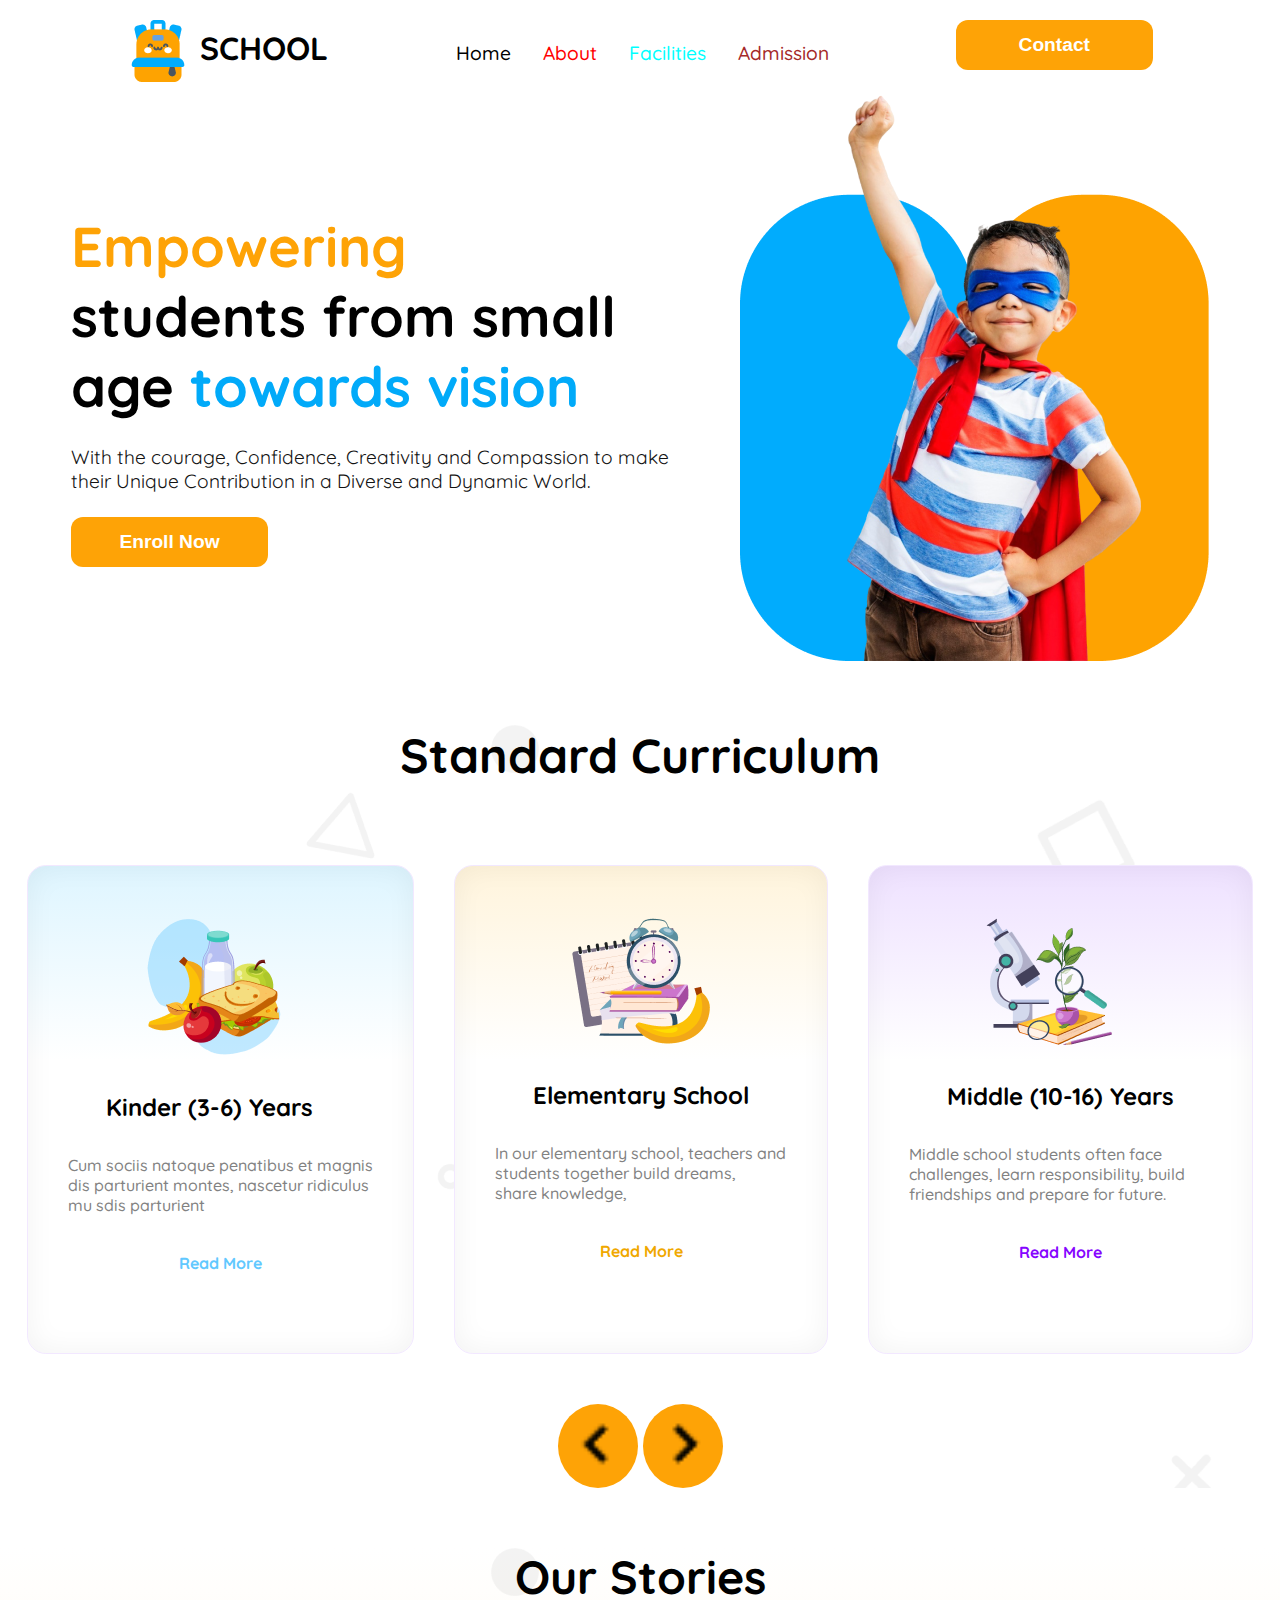
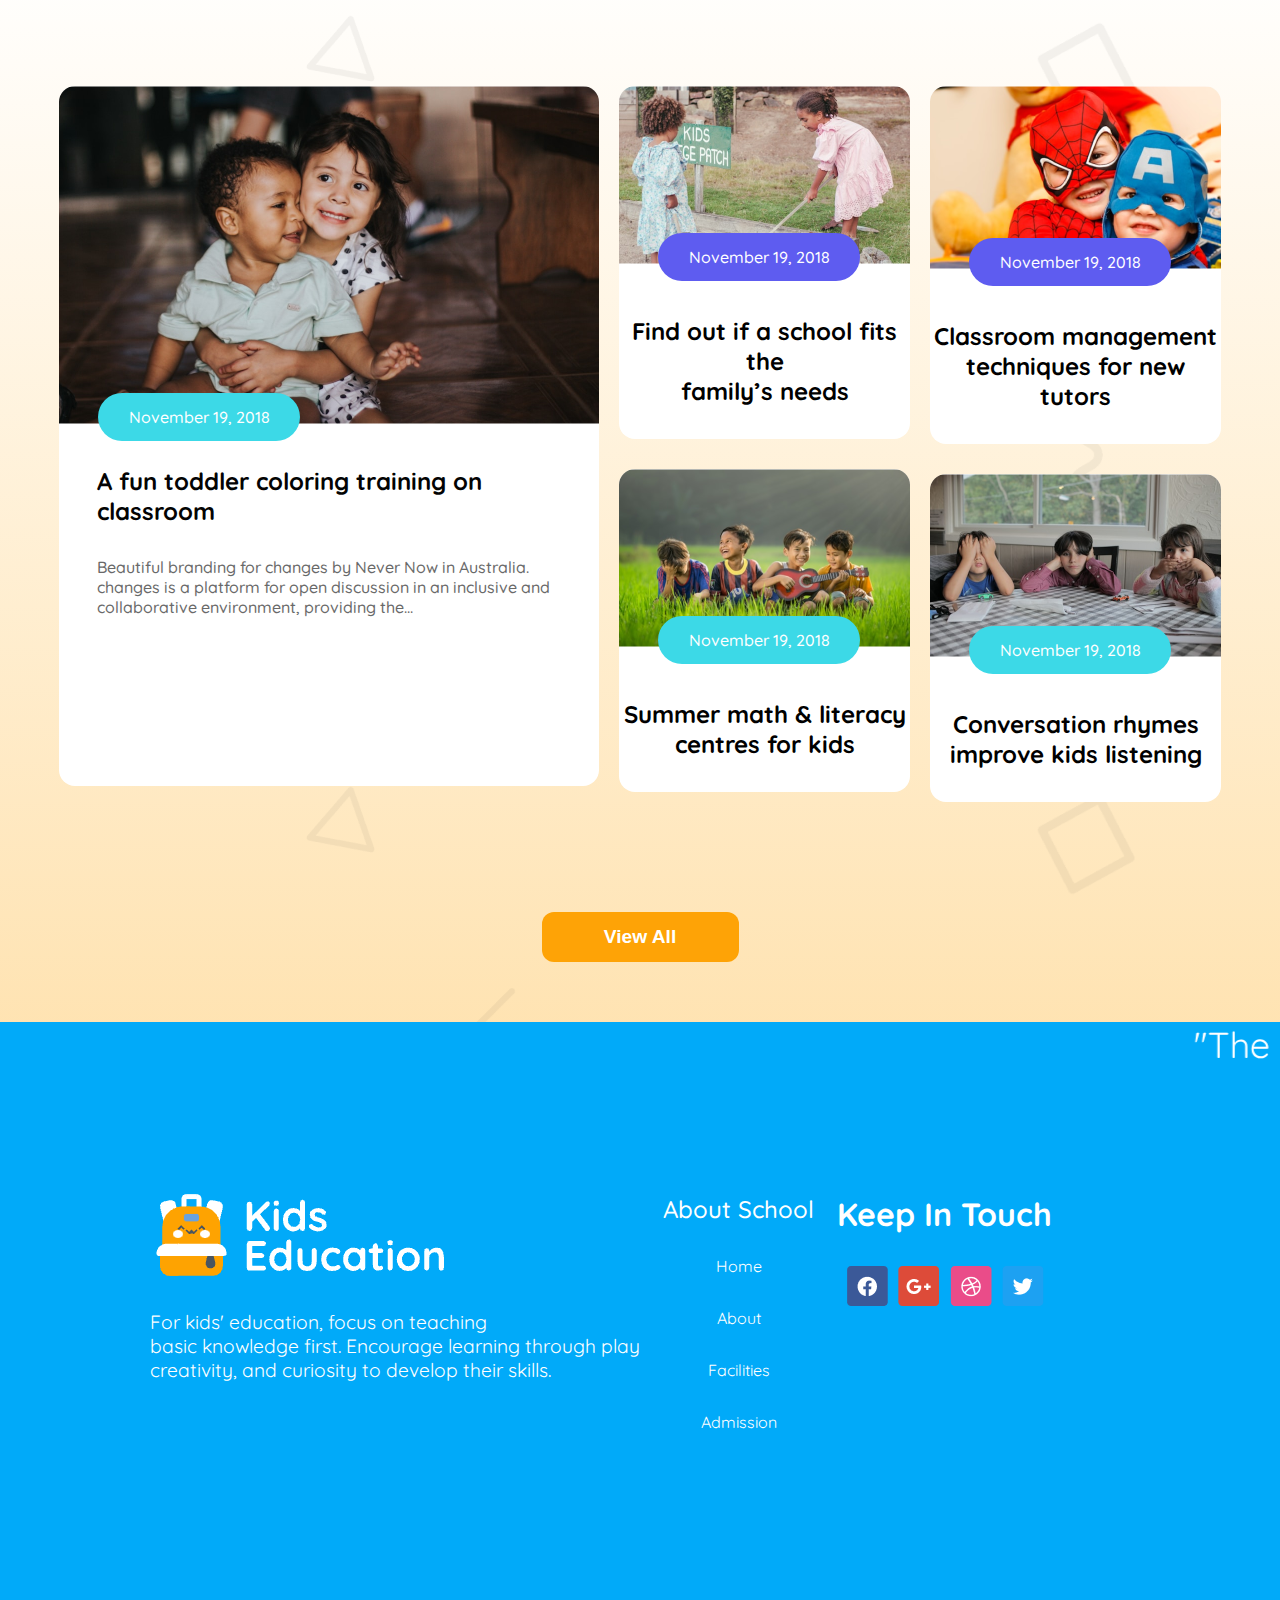
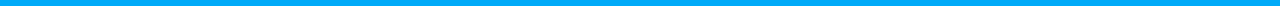
<file: index.html>
<!DOCTYPE html>
<html lang="en">
<head>
    <meta charset="UTF-8">
    <meta name="viewport" content="width=device-width, initial-scale=1.0">
    <title>Assiment-2</title>
    <link rel="stylesheet" href="style.css">
    <link rel="shortcut icon" href="./assets/fav.jpg" type="image/x-icon">
</head>
<body>
    <header class="">
        <!-- navbar start -->
        <div class="nav-container">
            <div class="icon-main">
                <div><img src="./assets/logo.png" alt=""></div>
                <p class="school">SCHOOL</p>
            </div>
            <ul>
                <li class="nab">Home</li>
                <li class="nab b">About</li>
                <li class="nab c">Facilities</li>
                <li class="nab d">Admission</li>
            </ul>
            <div>
                <button onclick="nam()" class="btn hovar">Contact</button>
            </div>
        </div>
        <!-- mobile screen nav -->
         <div class="mobile-container">
            <div>
                <img src="./assets/logo.png" alt="">
            </div>
            <div class="menu">
                <img src="[data-uri]"/>
            </div>
         </div>
         <hr class="hrr">
        <!-- navbar end -->
    </header>
    <main>
       <section class="">

         <!-- start banner -->
         <div class="banner-container">

            <div class="title-banner">
                <h1 class="banner-h"><span class="banner-title-color1">Empowering</span><br>
                    students from small <br> age <span class="banner-title-color2">towards vision</span></h1>
                    <p class="banner-p">With the courage, Confidence, Creativity and Compassion to make <br> their Unique Contribution in a Diverse and Dynamic World.</p>
                  <div class="btnn">  
                    <button onclick="nam()" class="button-1 btn hovar">Enroll Now</button>
                </div>
            </div>
            <div class="banner-img">
                <img src="./assets/hero-kids.png" alt="">
            </div>
         </div>

       </section>
        
         <!-- end banner -->


       <section class="Curriculum-bg">
        <!-- Start Standard Curriculum -->
         <h1 class="Curriculum-title">Standard Curriculum</h1>

        <div class="card-container">

            <div class="row row1">
                <img src="./assets/kinder.png" alt="">
                <h1 class="titles">Kinder (3-6) Years</h1>
                <p class="titles-p">Cum sociis natoque penatibus et magnis <br>
                    dis parturient montes, nascetur ridiculus <br>
                    mu sdis parturient</p>
                <p class="titles-pp">Read More</p>
            </div>

            <div class="row row2">
                <img src="./assets/elementary.png" alt="">
                <h1 class="titles">Elementary School</h1>
                <p class="titles-p">In our elementary school, teachers and <br> students together build dreams, <br> share knowledge,</p>
                <p class="titles-pp p2">Read More</p>
            </div>

            <div class="row">
                <img src="./assets/middle.png" alt="">
                <h1 class="titles">Middle (10-16) Years</h1>
                <p class="titles-p">Middle school students often face <br>
                    challenges, learn responsibility, build <br> friendships 
                    and prepare for future.</p>
                <p class="titles-pp p3">Read More</p>
            </div>


        </div>
        <!-- icon strt -->
        <div class="icon-container">
            <div class="aa">
                <img src="[data-uri]"/>
            </div>
            <div class="aa">
                <img src="[data-uri]"/>
            </div>
        </div>
       </section>


        <!-- start Our Stories -->

       <section class="section1">
        <div>
            <h1 class="story-title">Our Stories</h1>
        </div>

       <div class="container">
       
        <div class="first-colomn">
            <img src="./assets/story-1.png" alt="">
            <p class="first-p">November 19, 2018</p>
            <h1 class="first-h">A fun toddler coloring training on <br>
                classroom</h1>
            <p class="last-p">Beautiful branding for changes by Never Now in Australia. <br>
                changes is a platform for open discussion in an inclusive and <br>
                collaborative environment, providing the...</p>
        </div>
        <!-- 1st div end -->
         <div class="secnd">

            <div class="grid-1 a">
                <img src="./assets/story-2.png" alt="">
                <p class="first-p clr">November 19, 2018</p>
                <h2 class="grid-h2">Find out if a school fits the <br>
                    family’s needs</h2>
             </div>

             <div class="grid-1 a">
                <img src="./assets/story-3.png" alt="">
                <p class="first-p ">November 19, 2018</p>
                <h2 class="grid-h2">Summer math & literacy <br>
                    centres for kids</h2>
             </div>

         </div>

         <div class="secnd">

            <div class="grid-1 a">
                <img src="./assets/story-4.png" alt="">
                <p class="first-p clr">November 19, 2018</p>
                <h2 class="grid-h2">Classroom management <br>
                    techniques for new tutors</h2>
             </div>
 
             <div class="grid-1 a">
                <img src="./assets/story-5.png" alt="">
                <p class="first-p">November 19, 2018</p>
                <h2 class="grid-h2">Conversation rhymes <br>
                    improve kids listening</h2>
             </div>

         </div>
       </div>
                <div class="view">
                    <button onclick="nam()" class="btn hovar">View All</button>
                </div>
       </section>
       <!-- end Our Stories -->
    </main>

    <footer class="">
        <div class="marque">
            <marquee style="font-size: 36px; color: white;"scrollamount="10" behavior="" loop="3" direction="left" >"The responsibility for children is ours"</marquee>
        </div>

        <div class="footter-container">
            <div class="st-row">
                <div class="footer-titel">
                    <div><img src="./assets/footer.png" alt=""></div>
                    <!-- <h1 class="hh">Kids <br>
                        Education</h1> -->
                </div>
                <p class="pp">For kids' education, focus on teaching<br> basic knowledge first. Encourage learning through play<br> creativity, and curiosity to develop their skills.</p>
            </div>
            <div class="nd-row">
                <ul class="footer-ul">
                    <li class="about">About School</li>
                    <li>Home</li>
                    <li>About</li>
                    <li>Facilities</li>
                    <li>Admission</li>
                </ul>
                
            </div>
            <div class="rd-row">
                <h1 class="last-h">Keep In Touch</h1>
                <div class="last-icon">
                    <div class="im">
                        <a href="https://www.facebook.com/MDXhawon1" target="_blank"><img src="./assets/fb.png" alt=""></a>
                    </div>
                    <div class="im">
                        <a href="https://www.google.co.uk/" target="_blank"><img src="./assets/google+.png" alt=""></a>          
                    </div>
                    <div class="im">
                        <a href="https://youtu.be/A2LuXWNpQoA?si=RaZhYOaYUfND1qu0" target="_blank"><img src="./assets/dribble.png" alt=""></a> 
                    </div>
                    <div class="im">
                        <a href="https://youtu.be/E6tPkgnJFec?si=2Ib86r5KMIsjdsk3" target="_blank"><img src="./assets/twitter.png" alt=""></a>                  
                    </div>

                </div>
            </div>
        </div>
    </footer>

    <!-- alert strt -->
    <script>
        function nam() {
            alert("This Isn't Dynamic Page");
        }
    </script>


    <!-- alert end -->
</body>
</html>
</file>
<file: style.css>
@import url('https://fonts.googleapis.com/css2?family=Quicksand:wght@300..700&display=swap');

.quicksand> {
    font-family: "Quicksand", serif;
    font-optical-sizing: auto;
    font-weight: 400;
    font-style: normal;
  }
*{
    margin: 0;
    padding: 0;
}
 body{
    font-family: Quicksand;
 } 

 /* strt share style */
 .nab{
    font-size: 1.2rem;
    font-weight: 500;
 }
.a{
    color: blue;
}
.b{
    color: red;
}
.c{
    color: aqua;
}
.d{
    color: brown;
}
.titles-p{
    font-weight: 500;
    font-size: 1rem;
    color: hsla(0,0%,51%,1);
    margin: 0px 40px 38px 40px;
}
.titles-pp{
    font-size: 1rem;
    font-weight: 700;
    color: hsla(201,100%,69%,1);
    text-align: center;
    margin-bottom: 80px;
}
.p2{
    color: hsla(42,100%,47%,1);
}
.p3{
    color: hsla(271,100%,51%,1);
}
.hovar:hover{
    background-color: rgb(99, 196, 164);
    color: black;
    transition: 1s;
}
/* end share style */




/* navbar start */
.icon-main{
    display: flex;
    gap: 11px;
}
ul{
    display: flex;
    gap: 32px;
    list-style: none;
}
.nav-container{
    display: flex;
   justify-content: space-evenly;
    margin-top: 20px;
   
}
.school{
    font-weight: 700;
    font-size: 2rem;
    margin-top: 8px;
    align-items: center;
}
.btn{
    background-color: hsla(38,99%,51%,1);
    padding: 10px;
    width: 197px;
    height: 50px;
    border: none;
    border-radius: 12px;
    color: white;
    font-size: 1.2rem;
    font-weight: 600;
}
.hrr{
    display: none;
}
.mobile-container{
    display: none;
}


ul{
   align-items: center;
}
/* navbar end */


/* start banner */
.banner-container{
    display: flex;
    /* gap: 500px; */
    /* margin: 24px 180px 50px 180px; */
    justify-content: space-evenly;
   
}
.title-banner{
    margin-top: 125px;
}
.banner-h{
    font-size: 3.5rem;
    font-weight: 700;
}
.banner-p{
    font-weight: 400;
    font-size: 1.2rem;
    color: hsla(0,0%,7%,1);
    margin-top: 1.5rem;
    margin-bottom: 1.5rem;
}
.banner-title-color1{
    color: hsla(38,99%,51%,1);
}
.banner-title-color2{
    color: hsla(199,99%,49%,1);
}
/* banner end */

/* Start Standard Curriculum */

.Curriculum-bg{
   background-image: url("./assets/bg.png");
}
.Curriculum-title{
    font-size: 3rem;
    font-weight: 700;
    text-align: center;
    margin-bottom: 80px;
    margin-top: 60px;
}

.card-container{
    display: flex;
    gap: 40px;
    justify-content: center;
    /* margin-left: 320px;
    margin-right: 220px; */
    margin-bottom: 50px;
}
.row{
    /* width: 367px;
    height: 476px; */
    border: 1px solid rgb(242, 232, 255);
    border-radius: 18.86px;
    box-shadow: inset 0px 0px 28.3px 0.94px rgba(0, 0, 0, 0.05);
    background: linear-gradient(180.00deg, rgb(238, 225, 255),rgba(255, 255, 255, 0) 40%),rgb(255, 255, 255);
}
.row1{
    box-shadow: inset 0px 0px 28.3px 0.94px rgba(0, 0, 0, 0.05);
    background: linear-gradient(180.00deg, rgb(222, 245, 255),rgba(255, 255, 255, 0) 40%),rgb(255, 255, 255); 
}
.row2{
    box-shadow: inset 0px 0px 28.3px 0.94px rgba(0, 0, 0, 0.05);
background: linear-gradient(180.00deg, rgb(255, 244, 220),rgba(255, 255, 255, 0) 40%),rgb(255, 255, 255);
}
.row img{
    margin: 52px 117px 32px 117px;
}
.titles{
    font-size: 1.5rem;
    font-weight: 700;
    margin-bottom: 33px;
    margin: 0px 78px 33px 78px;
}
/* icon strt */
.icon-container{
    display: flex;
    justify-content: center;
    gap: 5px;
    margin-bottom: 60px;
}
.aa{
    width: 80px;
    background-color: hsla(38,99%,51%,1);
    border-radius: 50%;

}
.aa img{
    width: 100%;
    
}
/* start Our Stories */
.section1{
    background-position: center;
    background: url(./assets/bg.png),linear-gradient(0.00deg, rgba(254, 163, 1, 0.3),rgba(255, 255, 255, 0.3) 100%);
}
.story-title{
    margin-top: 60px;
    margin-bottom: 80px;
    text-align: center;
    font-weight: 700;
    font-size: 2.9rem;
}
.first-colomn{
    max-width: 540px;
    border-radius: 16px;
    background-color: white;
    height: 700px;
  
}
.first-colomn img{
    border-radius: 16px 16px 0px 0px;
}
.first-p{
    background-color: hsla(185,78%,57%,1);
    border-radius: 48px;
    padding: 14px;
    text-align: center;
    font-weight: 500;
    font-size: 1rem;
    max-width: 174px;
    position: relative;
    left: 39px;
    top: -35px;
    color: white;
}

.first-h{
    font-size: 1.5rem;
    font-weight: 700;
    color: hsla(0,0%,1%,1);
    margin-left: 38px;
    margin-bottom: 31px;
    margin-top: -10px;
}
.last-p{
    font-size: 1rem;
    font-weight: 500;
    margin-left: 38px;
    color: hsla(0,0%,41%,1);
    padding-bottom: 34px;
}

.container{
    display: flex;
    justify-content: center;
    gap: 20px;
}
/* first card end */
.grid-1{
    width: 291px;
    background-color: white;
    border-radius: 0px 0px 16px 16px;
}
.grid-1 img{
   border-radius:  16px 16px 0px 0px;
}
.grid-h2{
    text-align: center;
    font-weight: 700;
    padding-top: -33px;
    padding-bottom: 33px;
    color: black;
}
.clr{
 
    background-color: hsla(241,83%,65%,1);
}
.view{
    display: flex;
    justify-content: center;
    padding-bottom: 60px;
    margin-top: 80px;
}
.a{
    margin-bottom: 30px;    border-radius: 16px;
}
/* end Our Stories */


/* start footer */
footer{
    background-color: hsla(199,99%,49%,1);
}
.footter-container{
    display: flex;
    justify-content: space-between;
    margin-left: 150px;
    margin-right: 228px;
    padding-top: 123px;
    padding-bottom: 174px;
}

.footer-titel{
    display: flex;
    gap: 11px;
}
.last-icon{
    display: flex;
}
.hh{
    margin-bottom: 23px;
    color: white;
}
.pp{
    color: hsla(0,0%,101%,1);
    font-size: 1.2rem;
    margin-top: 30px;
    color: hsla(0,0%,101%,1);
}
.footer-ul{
    flex-direction: column;
    color: white;
}
.last-h{
    margin-bottom: 32px;
    color: white;
}
.im{
    margin-left: 10px;
}
.about{
    font-size: 1.5rem;
    font-weight: 500;
}

.none{
    display: none;
}

/* strt 576px size */

@media screen and (max-width:576px) {
    /* footer strt */
    /* .marque{
        display: none;
    } */
    .last-icon{
        align-items: start;
    }
    .footter-container{
        flex-direction: column;
        margin-left: 20px;
        height: 900px;
        
    }
    .footer-ul{
        margin-top: 50px;
        align-items: start;
    }
    .rd-row{
    margin-top: 50px;
    }
    /* Start Standard Curriculum */
    .icon-container{
        display: none;
    }
    .titles{
        margin-bottom: 10px;
    }
    .row{
        width: 357px;
    }
    .card-container{
        flex-direction: column;
        margin-right: 0px;
        margin-left: 0px;
        align-items: center;
    }

   /* nav */

     .nav-container{
        display: none;
       
     }
     .hrr{
        display: block;
        border: 0.5px solid rgb(254, 163, 1);
        
     }
     .mobile-container{
        display: flex;
        justify-content: space-between;
        margin-bottom: 12px;
     }
     .menu{
        
        width: 50px;
     }
     .menu img{
        width: 100%;
        padding-top: 5px;
     }
     /* navbar end */

     /* strt banner */
     .banner-container{
        flex-direction: column-reverse;
        margin: 0px;
        gap: 20px;
        align-items: center;
        
     }
    
     .title-banner{
        margin-top: 10px;
        align-items: center;
      
    }
    .Curriculum-title{
        font-size: 1.5rem;
    }

    .banner-img{
        max-width: 300px;
        display: flex;
    }
    .banner-img img{
        width: 100%;
    }
    
    .banner-h{
        font-size: 2rem;
        text-align: center;
    }
    .banner-p{
        font-size: 0.9rem;
        text-align: center;
    }
    .btnn{
        display: grid;
    }
    .button-1{
       margin: auto;
       background-color: rgb(214, 201, 11);
    }
    /* our stry */
    .first-colomn{
        display: none;
    }

    .first-p{
        max-width: 100px;
        height: 10px;
        padding: 15px;
        font-weight: 400;
        position: relative;
        left: 20px;
        top: -20px;
        font-size: 0.7rem;
        
    }
    .grid-h2{
        /* margin-top: -30px; */
        font-weight: 500;
        font-size: 1rem;
        color: black;
    }
    .a{
        width: 160px;
        height: 240px;
    }
    .a img{
        width: 100%;
    }
    .grid-1{
        margin-bottom: 10px;
        border-radius: 16px;
        /* border-radius: 16px 16px 0px 0px; */
    }
}
</file>
